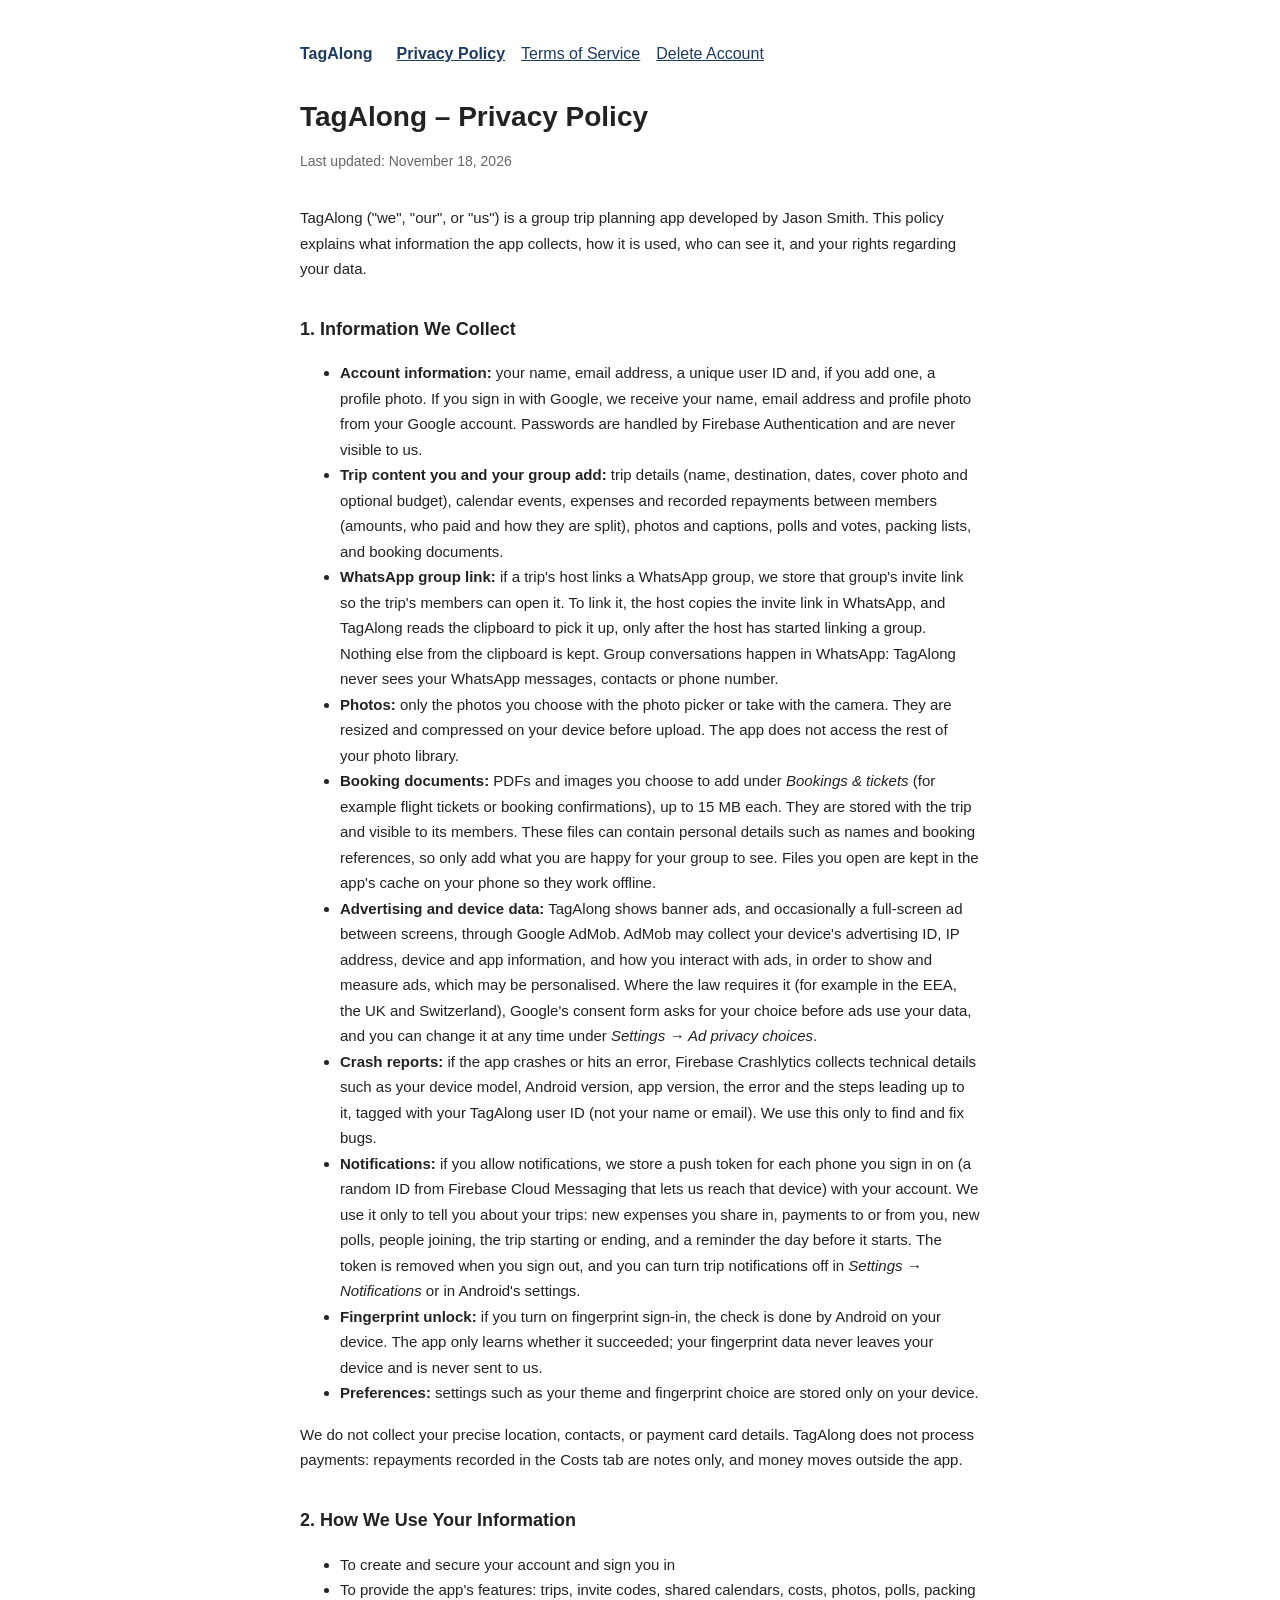
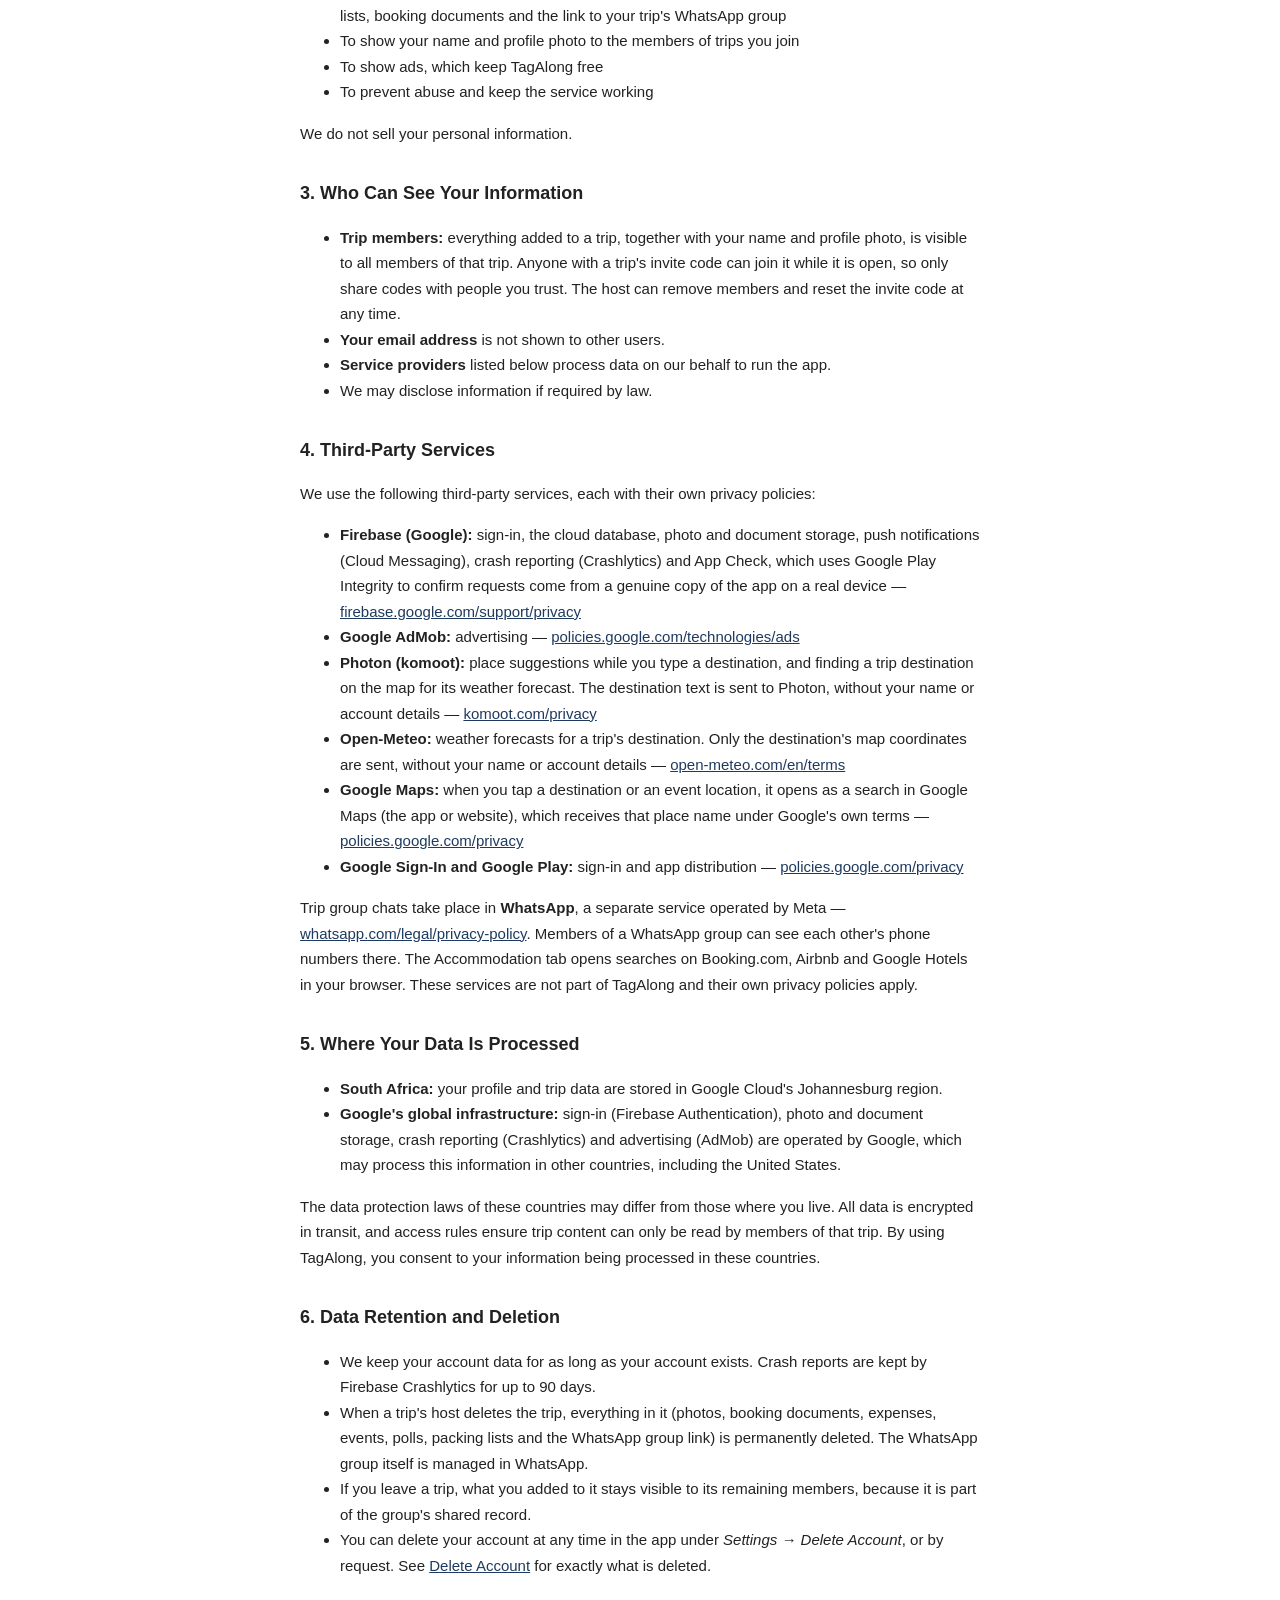
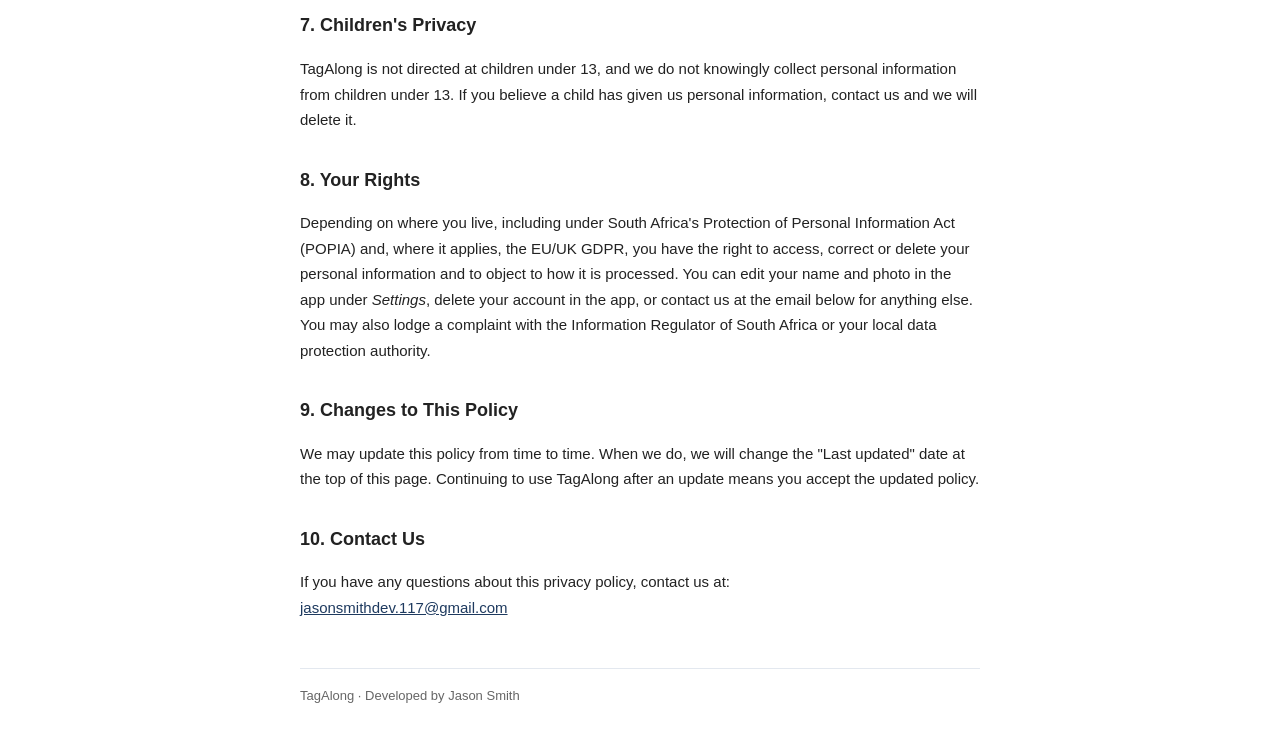
<file: index.html>
<!DOCTYPE html>
<html lang="en">
<head>
  <meta charset="UTF-8" />
  <meta name="viewport" content="width=device-width, initial-scale=1.0" />
  <title>TagAlong – Privacy Policy</title>
  <link rel="stylesheet" href="style.css" />
</head>
<body>
  <nav>
    <a class="brand" href="index.html">TagAlong</a>
    <a href="index.html"><strong>Privacy Policy</strong></a>
    <a href="terms.html">Terms of Service</a>
    <a href="delete-account.html">Delete Account</a>
  </nav>

  <h1>TagAlong – Privacy Policy</h1>
  <p class="updated">Last updated: November 18, 2026</p>

  <p>TagAlong ("we", "our", or "us") is a group trip planning app developed by Jason Smith. This policy explains what information the app collects, how it is used, who can see it, and your rights regarding your data.</p>

  <h2>1. Information We Collect</h2>
  <ul>
    <li><strong>Account information:</strong> your name, email address, a unique user ID and, if you add one, a profile photo. If you sign in with Google, we receive your name, email address and profile photo from your Google account. Passwords are handled by Firebase Authentication and are never visible to us.</li>
    <li><strong>Trip content you and your group add:</strong> trip details (name, destination, dates, cover photo and optional budget), calendar events, expenses and recorded repayments between members (amounts, who paid and how they are split), photos and captions, polls and votes, packing lists, and booking documents.</li>
    <li><strong>WhatsApp group link:</strong> if a trip's host links a WhatsApp group, we store that group's invite link so the trip's members can open it. To link it, the host copies the invite link in WhatsApp, and TagAlong reads the clipboard to pick it up, only after the host has started linking a group. Nothing else from the clipboard is kept. Group conversations happen in WhatsApp: TagAlong never sees your WhatsApp messages, contacts or phone number.</li>
    <li><strong>Photos:</strong> only the photos you choose with the photo picker or take with the camera. They are resized and compressed on your device before upload. The app does not access the rest of your photo library.</li>
    <li><strong>Booking documents:</strong> PDFs and images you choose to add under <em>Bookings &amp; tickets</em> (for example flight tickets or booking confirmations), up to 15 MB each. They are stored with the trip and visible to its members. These files can contain personal details such as names and booking references, so only add what you are happy for your group to see. Files you open are kept in the app's cache on your phone so they work offline.</li>
    <li><strong>Advertising and device data:</strong> TagAlong shows banner ads, and occasionally a full-screen ad between screens, through Google AdMob. AdMob may collect your device's advertising ID, IP address, device and app information, and how you interact with ads, in order to show and measure ads, which may be personalised. Where the law requires it (for example in the EEA, the UK and Switzerland), Google's consent form asks for your choice before ads use your data, and you can change it at any time under <em>Settings → Ad privacy choices</em>.</li>
    <li><strong>Crash reports:</strong> if the app crashes or hits an error, Firebase Crashlytics collects technical details such as your device model, Android version, app version, the error and the steps leading up to it, tagged with your TagAlong user ID (not your name or email). We use this only to find and fix bugs.</li>
    <li><strong>Notifications:</strong> if you allow notifications, we store a push token for each phone you sign in on (a random ID from Firebase Cloud Messaging that lets us reach that device) with your account. We use it only to tell you about your trips: new expenses you share in, payments to or from you, new polls, people joining, the trip starting or ending, and a reminder the day before it starts. The token is removed when you sign out, and you can turn trip notifications off in <em>Settings → Notifications</em> or in Android's settings.</li>
    <li><strong>Fingerprint unlock:</strong> if you turn on fingerprint sign-in, the check is done by Android on your device. The app only learns whether it succeeded; your fingerprint data never leaves your device and is never sent to us.</li>
    <li><strong>Preferences:</strong> settings such as your theme and fingerprint choice are stored only on your device.</li>
  </ul>
  <p>We do not collect your precise location, contacts, or payment card details. TagAlong does not process payments: repayments recorded in the Costs tab are notes only, and money moves outside the app.</p>

  <h2>2. How We Use Your Information</h2>
  <ul>
    <li>To create and secure your account and sign you in</li>
    <li>To provide the app's features: trips, invite codes, shared calendars, costs, photos, polls, packing lists, booking documents and the link to your trip's WhatsApp group</li>
    <li>To show your name and profile photo to the members of trips you join</li>
    <li>To show ads, which keep TagAlong free</li>
    <li>To prevent abuse and keep the service working</li>
  </ul>
  <p>We do not sell your personal information.</p>

  <h2>3. Who Can See Your Information</h2>
  <ul>
    <li><strong>Trip members:</strong> everything added to a trip, together with your name and profile photo, is visible to all members of that trip. Anyone with a trip's invite code can join it while it is open, so only share codes with people you trust. The host can remove members and reset the invite code at any time.</li>
    <li><strong>Your email address</strong> is not shown to other users.</li>
    <li><strong>Service providers</strong> listed below process data on our behalf to run the app.</li>
    <li>We may disclose information if required by law.</li>
  </ul>

  <h2>4. Third-Party Services</h2>
  <p>We use the following third-party services, each with their own privacy policies:</p>
  <ul>
    <li><strong>Firebase (Google):</strong> sign-in, the cloud database, photo and document storage, push notifications (Cloud Messaging), crash reporting (Crashlytics) and App Check, which uses Google Play Integrity to confirm requests come from a genuine copy of the app on a real device — <a href="https://firebase.google.com/support/privacy">firebase.google.com/support/privacy</a></li>
    <li><strong>Google AdMob:</strong> advertising — <a href="https://policies.google.com/technologies/ads">policies.google.com/technologies/ads</a></li>
    <li><strong>Photon (komoot):</strong> place suggestions while you type a destination, and finding a trip destination on the map for its weather forecast. The destination text is sent to Photon, without your name or account details — <a href="https://www.komoot.com/privacy">komoot.com/privacy</a></li>
    <li><strong>Open-Meteo:</strong> weather forecasts for a trip's destination. Only the destination's map coordinates are sent, without your name or account details — <a href="https://open-meteo.com/en/terms">open-meteo.com/en/terms</a></li>
    <li><strong>Google Maps:</strong> when you tap a destination or an event location, it opens as a search in Google Maps (the app or website), which receives that place name under Google's own terms — <a href="https://policies.google.com/privacy">policies.google.com/privacy</a></li>
    <li><strong>Google Sign-In and Google Play:</strong> sign-in and app distribution — <a href="https://policies.google.com/privacy">policies.google.com/privacy</a></li>
  </ul>
  <p>Trip group chats take place in <strong>WhatsApp</strong>, a separate service operated by Meta — <a href="https://www.whatsapp.com/legal/privacy-policy">whatsapp.com/legal/privacy-policy</a>. Members of a WhatsApp group can see each other's phone numbers there. The Accommodation tab opens searches on Booking.com, Airbnb and Google Hotels in your browser. These services are not part of TagAlong and their own privacy policies apply.</p>

  <h2>5. Where Your Data Is Processed</h2>
  <ul>
    <li><strong>South Africa:</strong> your profile and trip data are stored in Google Cloud's Johannesburg region.</li>
    <li><strong>Google's global infrastructure:</strong> sign-in (Firebase Authentication), photo and document storage, crash reporting (Crashlytics) and advertising (AdMob) are operated by Google, which may process this information in other countries, including the United States.</li>
  </ul>
  <p>The data protection laws of these countries may differ from those where you live. All data is encrypted in transit, and access rules ensure trip content can only be read by members of that trip. By using TagAlong, you consent to your information being processed in these countries.</p>

  <h2>6. Data Retention and Deletion</h2>
  <ul>
    <li>We keep your account data for as long as your account exists. Crash reports are kept by Firebase Crashlytics for up to 90 days.</li>
    <li>When a trip's host deletes the trip, everything in it (photos, booking documents, expenses, events, polls, packing lists and the WhatsApp group link) is permanently deleted. The WhatsApp group itself is managed in WhatsApp.</li>
    <li>If you leave a trip, what you added to it stays visible to its remaining members, because it is part of the group's shared record.</li>
    <li>You can delete your account at any time in the app under <em>Settings → Delete Account</em>, or by request. See <a href="delete-account.html">Delete Account</a> for exactly what is deleted.</li>
  </ul>

  <h2>7. Children's Privacy</h2>
  <p>TagAlong is not directed at children under 13, and we do not knowingly collect personal information from children under 13. If you believe a child has given us personal information, contact us and we will delete it.</p>

  <h2>8. Your Rights</h2>
  <p>Depending on where you live, including under South Africa's Protection of Personal Information Act (POPIA) and, where it applies, the EU/UK GDPR, you have the right to access, correct or delete your personal information and to object to how it is processed. You can edit your name and photo in the app under <em>Settings</em>, delete your account in the app, or contact us at the email below for anything else. You may also lodge a complaint with the Information Regulator of South Africa or your local data protection authority.</p>

  <h2>9. Changes to This Policy</h2>
  <p>We may update this policy from time to time. When we do, we will change the "Last updated" date at the top of this page. Continuing to use TagAlong after an update means you accept the updated policy.</p>

  <h2>10. Contact Us</h2>
  <p>If you have any questions about this privacy policy, contact us at:<br />
  <a href="mailto:jasonsmithdev.117@gmail.com">jasonsmithdev.117@gmail.com</a></p>

  <footer>TagAlong · Developed by Jason Smith</footer>
</body>
</html>
</file>
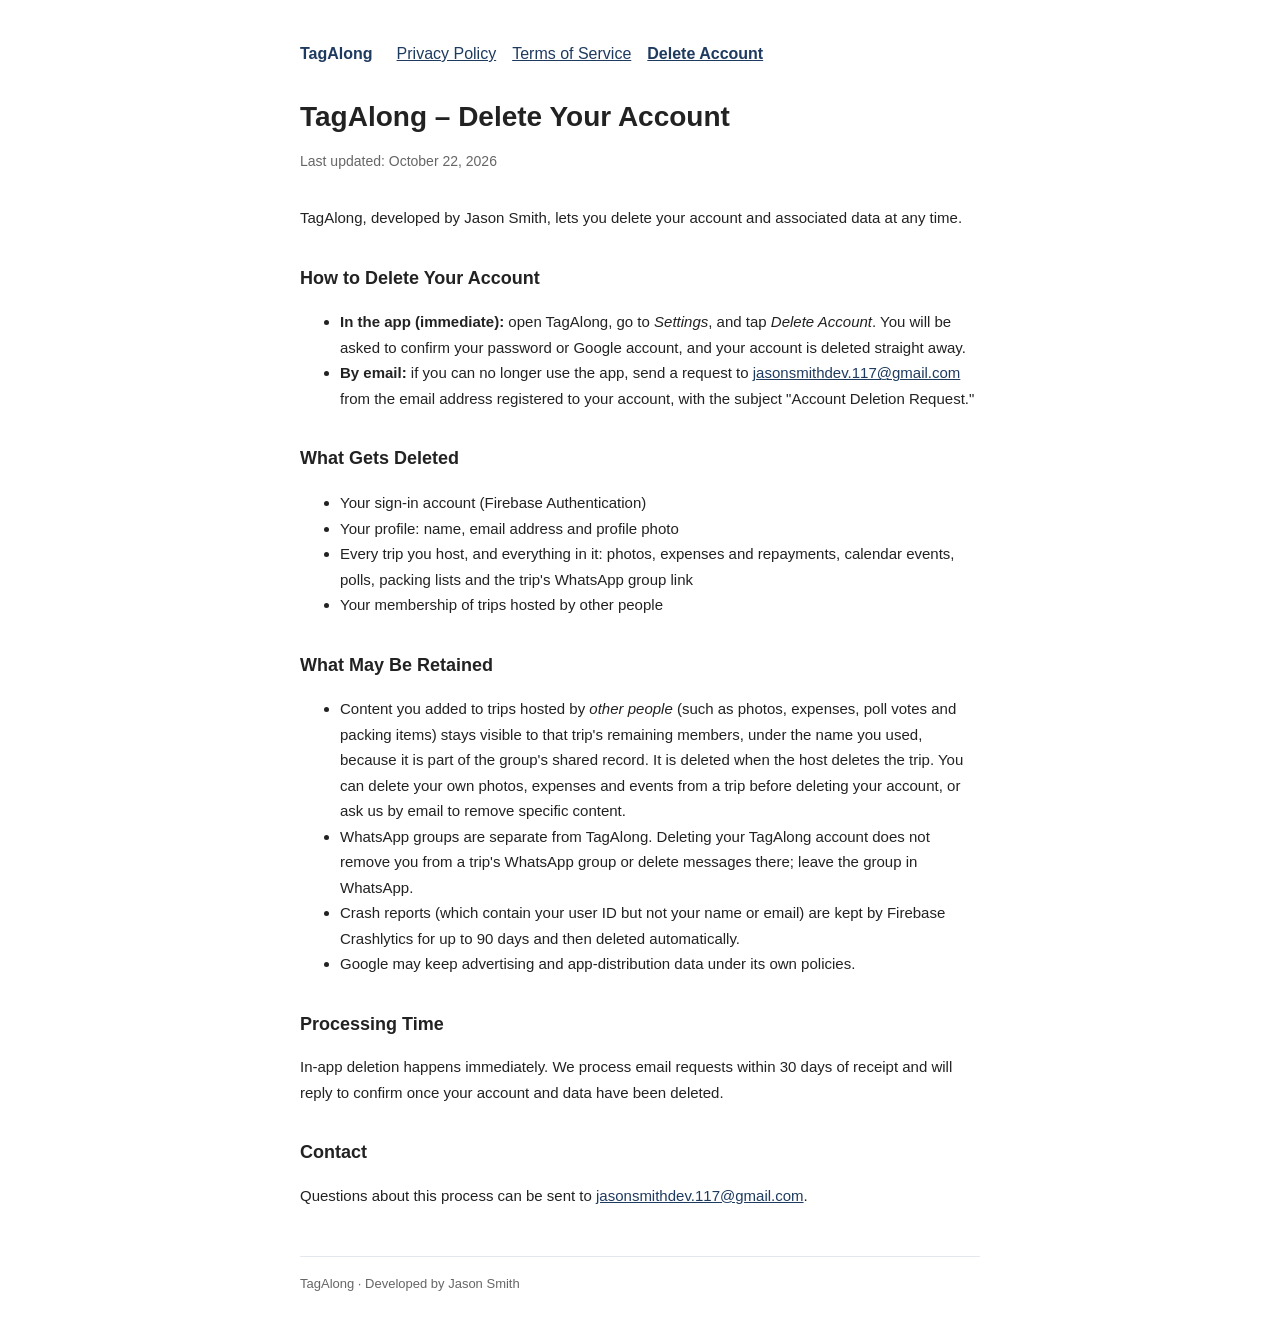
<file: delete-account.html>
<!DOCTYPE html>
<html lang="en">
<head>
  <meta charset="UTF-8" />
  <meta name="viewport" content="width=device-width, initial-scale=1.0" />
  <title>TagAlong – Delete Your Account</title>
  <link rel="stylesheet" href="style.css" />
</head>
<body>
  <nav>
    <a class="brand" href="index.html">TagAlong</a>
    <a href="index.html">Privacy Policy</a>
    <a href="terms.html">Terms of Service</a>
    <a href="delete-account.html"><strong>Delete Account</strong></a>
  </nav>

  <h1>TagAlong – Delete Your Account</h1>
  <p class="updated">Last updated: October 22, 2026</p>

  <p>TagAlong, developed by Jason Smith, lets you delete your account and associated data at any time.</p>

  <h2>How to Delete Your Account</h2>
  <ul>
    <li><strong>In the app (immediate):</strong> open TagAlong, go to <em>Settings</em>, and tap <em>Delete Account</em>. You will be asked to confirm your password or Google account, and your account is deleted straight away.</li>
    <li><strong>By email:</strong> if you can no longer use the app, send a request to <a href="mailto:jasonsmithdev.117@gmail.com?subject=Account%20Deletion%20Request">jasonsmithdev.117@gmail.com</a> from the email address registered to your account, with the subject "Account Deletion Request."</li>
  </ul>

  <h2>What Gets Deleted</h2>
  <ul>
    <li>Your sign-in account (Firebase Authentication)</li>
    <li>Your profile: name, email address and profile photo</li>
    <li>Every trip you host, and everything in it: photos, expenses and repayments, calendar events, polls, packing lists and the trip's WhatsApp group link</li>
    <li>Your membership of trips hosted by other people</li>
  </ul>

  <h2>What May Be Retained</h2>
  <ul>
    <li>Content you added to trips hosted by <em>other people</em> (such as photos, expenses, poll votes and packing items) stays visible to that trip's remaining members, under the name you used, because it is part of the group's shared record. It is deleted when the host deletes the trip. You can delete your own photos, expenses and events from a trip before deleting your account, or ask us by email to remove specific content.</li>
    <li>WhatsApp groups are separate from TagAlong. Deleting your TagAlong account does not remove you from a trip's WhatsApp group or delete messages there; leave the group in WhatsApp.</li>
    <li>Crash reports (which contain your user ID but not your name or email) are kept by Firebase Crashlytics for up to 90 days and then deleted automatically.</li>
    <li>Google may keep advertising and app-distribution data under its own policies.</li>
  </ul>

  <h2>Processing Time</h2>
  <p>In-app deletion happens immediately. We process email requests within 30 days of receipt and will reply to confirm once your account and data have been deleted.</p>

  <h2>Contact</h2>
  <p>Questions about this process can be sent to <a href="mailto:jasonsmithdev.117@gmail.com">jasonsmithdev.117@gmail.com</a>.</p>

  <footer>TagAlong · Developed by Jason Smith</footer>
</body>
</html>
</file>
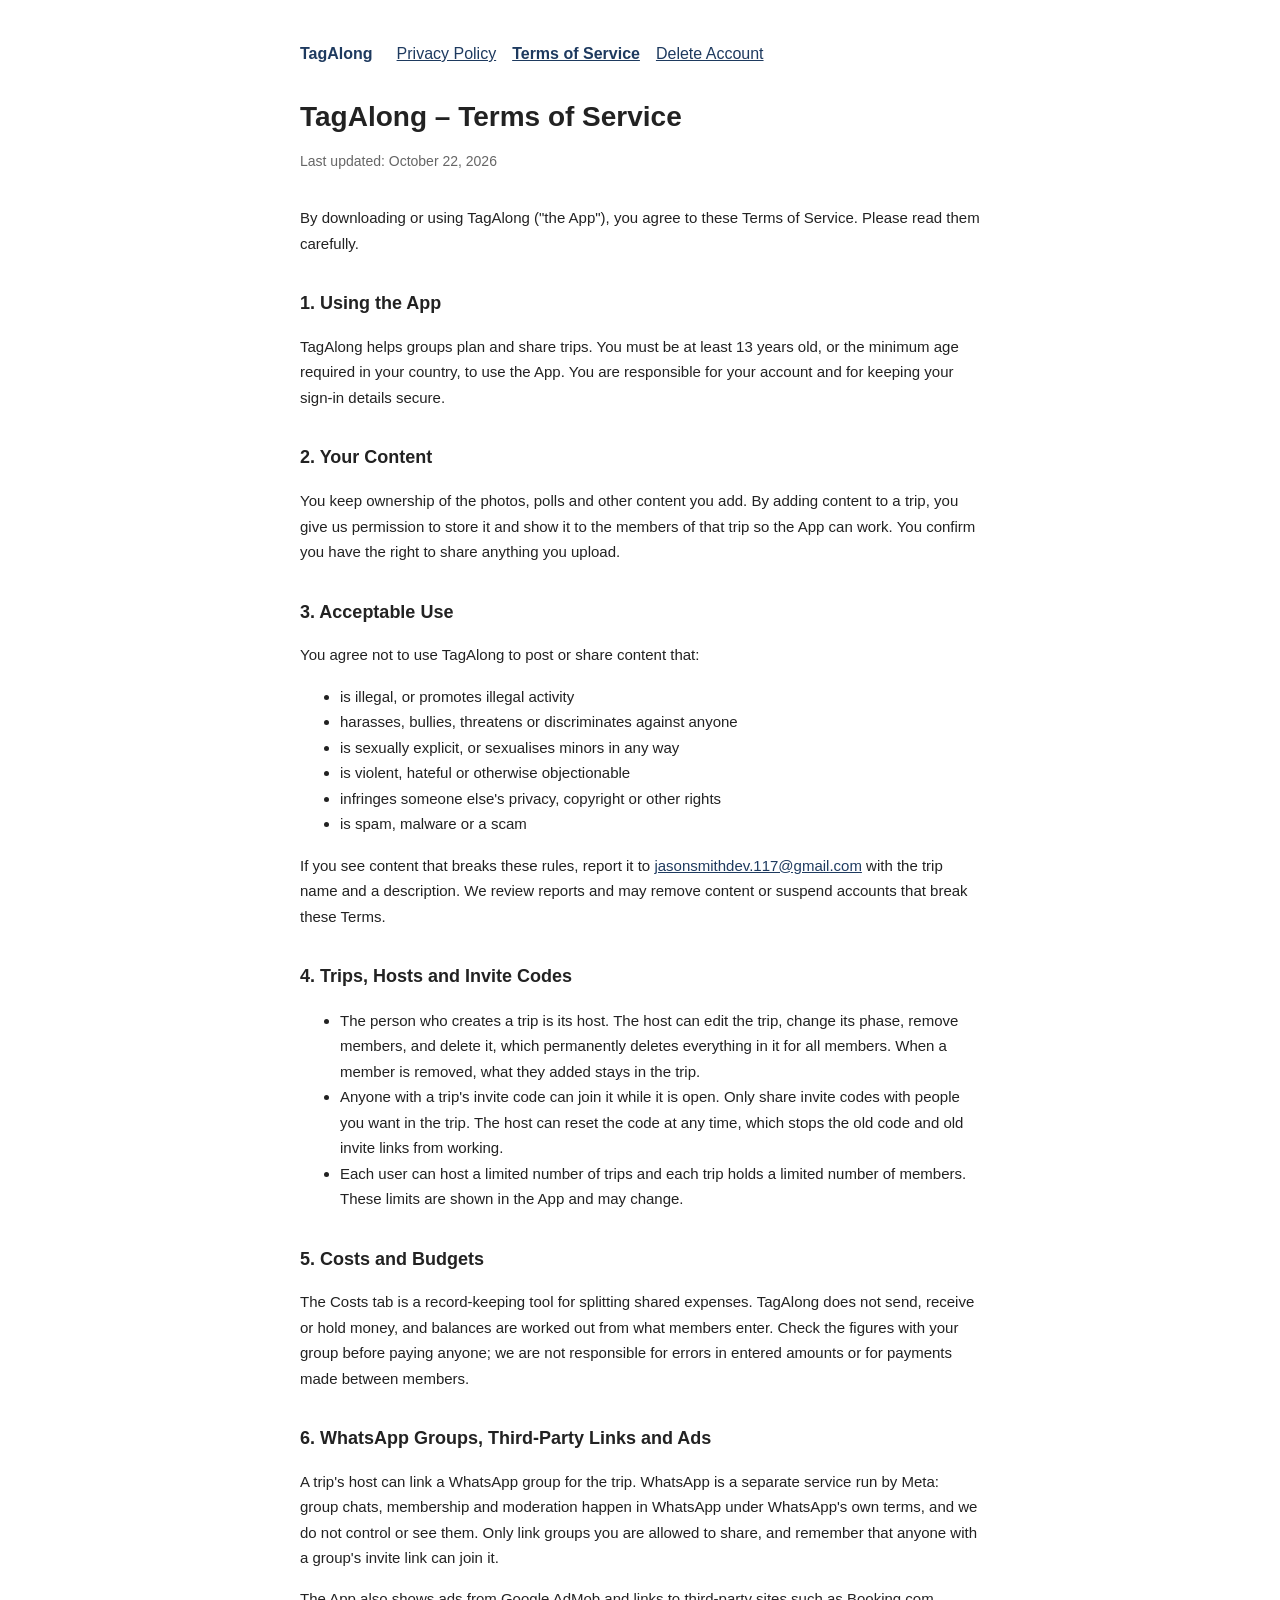
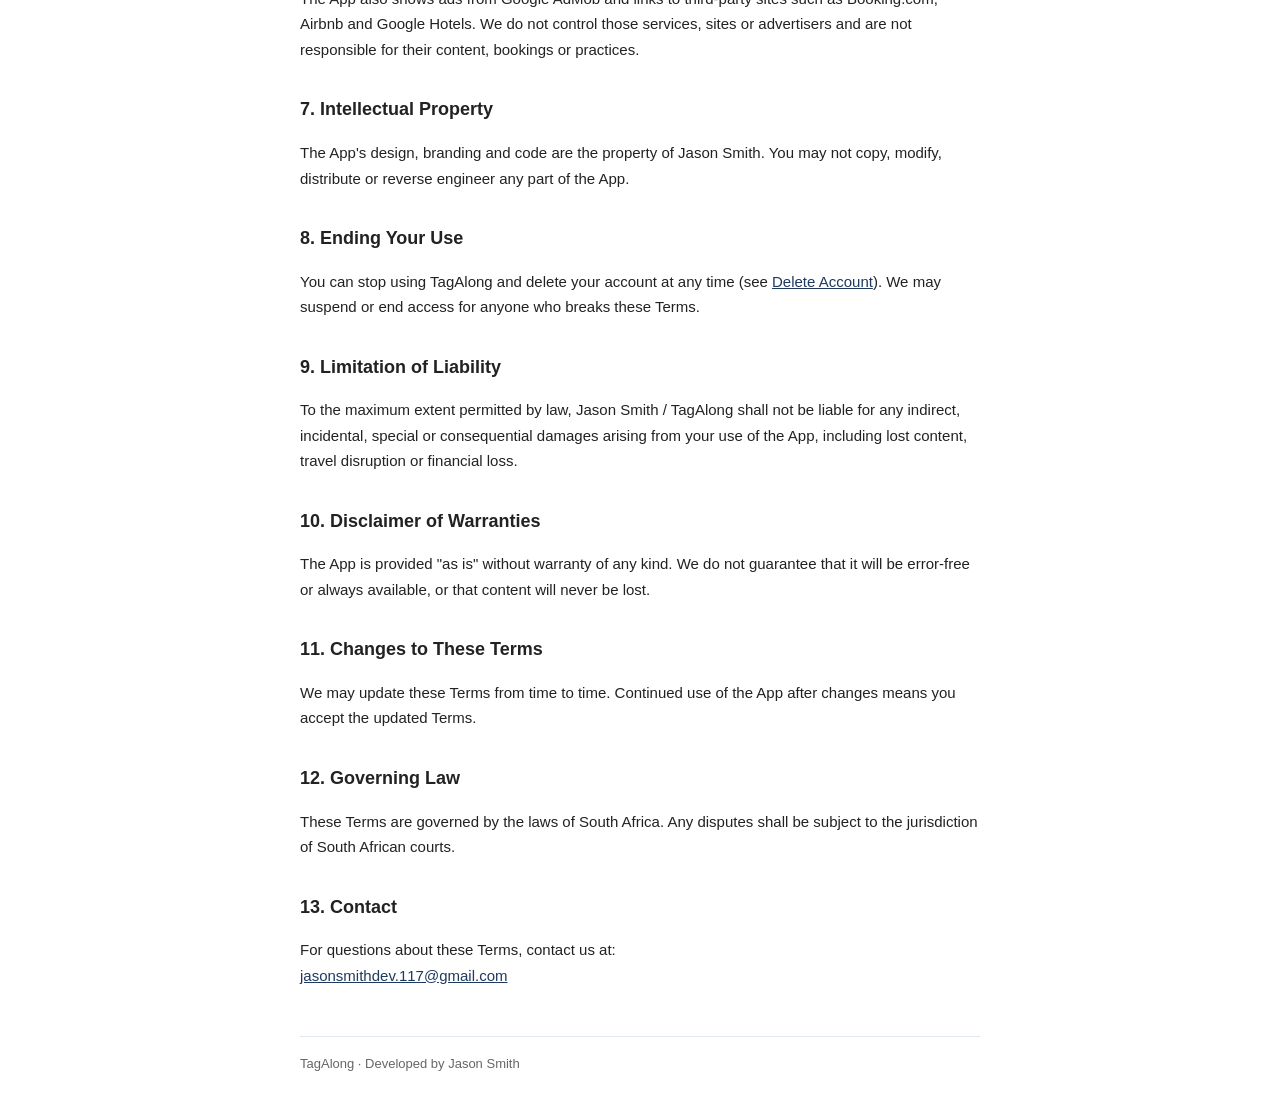
<file: terms.html>
<!DOCTYPE html>
<html lang="en">
<head>
  <meta charset="UTF-8" />
  <meta name="viewport" content="width=device-width, initial-scale=1.0" />
  <title>TagAlong – Terms of Service</title>
  <link rel="stylesheet" href="style.css" />
</head>
<body>
  <nav>
    <a class="brand" href="index.html">TagAlong</a>
    <a href="index.html">Privacy Policy</a>
    <a href="terms.html"><strong>Terms of Service</strong></a>
    <a href="delete-account.html">Delete Account</a>
  </nav>

  <h1>TagAlong – Terms of Service</h1>
  <p class="updated">Last updated: October 22, 2026</p>

  <p>By downloading or using TagAlong ("the App"), you agree to these Terms of Service. Please read them carefully.</p>

  <h2>1. Using the App</h2>
  <p>TagAlong helps groups plan and share trips. You must be at least 13 years old, or the minimum age required in your country, to use the App. You are responsible for your account and for keeping your sign-in details secure.</p>

  <h2>2. Your Content</h2>
  <p>You keep ownership of the photos, polls and other content you add. By adding content to a trip, you give us permission to store it and show it to the members of that trip so the App can work. You confirm you have the right to share anything you upload.</p>

  <h2>3. Acceptable Use</h2>
  <p>You agree not to use TagAlong to post or share content that:</p>
  <ul>
    <li>is illegal, or promotes illegal activity</li>
    <li>harasses, bullies, threatens or discriminates against anyone</li>
    <li>is sexually explicit, or sexualises minors in any way</li>
    <li>is violent, hateful or otherwise objectionable</li>
    <li>infringes someone else's privacy, copyright or other rights</li>
    <li>is spam, malware or a scam</li>
  </ul>
  <p>If you see content that breaks these rules, report it to <a href="mailto:jasonsmithdev.117@gmail.com">jasonsmithdev.117@gmail.com</a> with the trip name and a description. We review reports and may remove content or suspend accounts that break these Terms.</p>

  <h2>4. Trips, Hosts and Invite Codes</h2>
  <ul>
    <li>The person who creates a trip is its host. The host can edit the trip, change its phase, remove members, and delete it, which permanently deletes everything in it for all members. When a member is removed, what they added stays in the trip.</li>
    <li>Anyone with a trip's invite code can join it while it is open. Only share invite codes with people you want in the trip. The host can reset the code at any time, which stops the old code and old invite links from working.</li>
    <li>Each user can host a limited number of trips and each trip holds a limited number of members. These limits are shown in the App and may change.</li>
  </ul>

  <h2>5. Costs and Budgets</h2>
  <p>The Costs tab is a record-keeping tool for splitting shared expenses. TagAlong does not send, receive or hold money, and balances are worked out from what members enter. Check the figures with your group before paying anyone; we are not responsible for errors in entered amounts or for payments made between members.</p>

  <h2>6. WhatsApp Groups, Third-Party Links and Ads</h2>
  <p>A trip's host can link a WhatsApp group for the trip. WhatsApp is a separate service run by Meta: group chats, membership and moderation happen in WhatsApp under WhatsApp's own terms, and we do not control or see them. Only link groups you are allowed to share, and remember that anyone with a group's invite link can join it.</p>
  <p>The App also shows ads from Google AdMob and links to third-party sites such as Booking.com, Airbnb and Google Hotels. We do not control those services, sites or advertisers and are not responsible for their content, bookings or practices.</p>

  <h2>7. Intellectual Property</h2>
  <p>The App's design, branding and code are the property of Jason Smith. You may not copy, modify, distribute or reverse engineer any part of the App.</p>

  <h2>8. Ending Your Use</h2>
  <p>You can stop using TagAlong and delete your account at any time (see <a href="delete-account.html">Delete Account</a>). We may suspend or end access for anyone who breaks these Terms.</p>

  <h2>9. Limitation of Liability</h2>
  <p>To the maximum extent permitted by law, Jason Smith / TagAlong shall not be liable for any indirect, incidental, special or consequential damages arising from your use of the App, including lost content, travel disruption or financial loss.</p>

  <h2>10. Disclaimer of Warranties</h2>
  <p>The App is provided "as is" without warranty of any kind. We do not guarantee that it will be error-free or always available, or that content will never be lost.</p>

  <h2>11. Changes to These Terms</h2>
  <p>We may update these Terms from time to time. Continued use of the App after changes means you accept the updated Terms.</p>

  <h2>12. Governing Law</h2>
  <p>These Terms are governed by the laws of South Africa. Any disputes shall be subject to the jurisdiction of South African courts.</p>

  <h2>13. Contact</h2>
  <p>For questions about these Terms, contact us at:<br />
  <a href="mailto:jasonsmithdev.117@gmail.com">jasonsmithdev.117@gmail.com</a></p>

  <footer>TagAlong · Developed by Jason Smith</footer>
</body>
</html>
</file>
<file: style.css>
:root {
  --navy: #1E3A5F;
  --accent: #F4A261;
  --text: #222;
  --muted: #666;
  --bg: #fff;
  --card: #f5f7fa;
  --border: #e3e8ef;
  --link: #1E3A5F;
}

@media (prefers-color-scheme: dark) {
  :root {
    --text: #e8ecf1;
    --muted: #9aa5b4;
    --bg: #0f1724;
    --card: #182335;
    --border: #26344a;
    --link: #F4A261;
  }
}

* { box-sizing: border-box; }

body {
  font-family: -apple-system, BlinkMacSystemFont, 'Segoe UI', Roboto, sans-serif;
  max-width: 720px;
  margin: 40px auto;
  padding: 0 20px;
  color: var(--text);
  background: var(--bg);
  line-height: 1.7;
}

h1 { font-size: 28px; margin-bottom: 4px; line-height: 1.3; }
h2 { font-size: 18px; margin-top: 32px; }
p, li { font-size: 15px; }
a { color: var(--link); }

nav { margin-bottom: 32px; display: flex; flex-wrap: wrap; gap: 8px 16px; align-items: center; }
nav .brand { font-weight: 800; color: var(--navy); text-decoration: none; margin-right: 8px; }
@media (prefers-color-scheme: dark) { nav .brand { color: var(--accent); } }

.updated { color: var(--muted); font-size: 14px; margin-bottom: 32px; }

.note {
  background: var(--card);
  border-left: 4px solid var(--accent);
  padding: 14px 18px;
  border-radius: 6px;
  margin: 24px 0;
}
.note p { margin: 0; }

footer { margin-top: 48px; padding-top: 16px; border-top: 1px solid var(--border); color: var(--muted); font-size: 13px; }

/* Invite page */
.invite { text-align: center; padding: 24px 0; }
.code {
  display: inline-block;
  font-size: 36px;
  font-weight: 800;
  letter-spacing: 10px;
  padding: 12px 20px 12px 30px;
  margin: 16px 0;
  border: 2px dashed var(--accent);
  border-radius: 12px;
  background: var(--card);
}
.buttons { display: flex; flex-direction: column; gap: 12px; max-width: 320px; margin: 16px auto; }
.btn {
  display: block;
  padding: 14px 20px;
  border-radius: 10px;
  font-weight: 700;
  font-size: 16px;
  text-decoration: none;
  border: 0;
  cursor: pointer;
  font-family: inherit;
}
.btn-primary { background: var(--navy); color: #fff; }
.btn-secondary { background: var(--card); color: var(--text); border: 1px solid var(--border); }
@media (prefers-color-scheme: dark) { .btn-primary { background: var(--accent); color: #1E3A5F; } }
.hint { color: var(--muted); font-size: 14px; }
</file>
